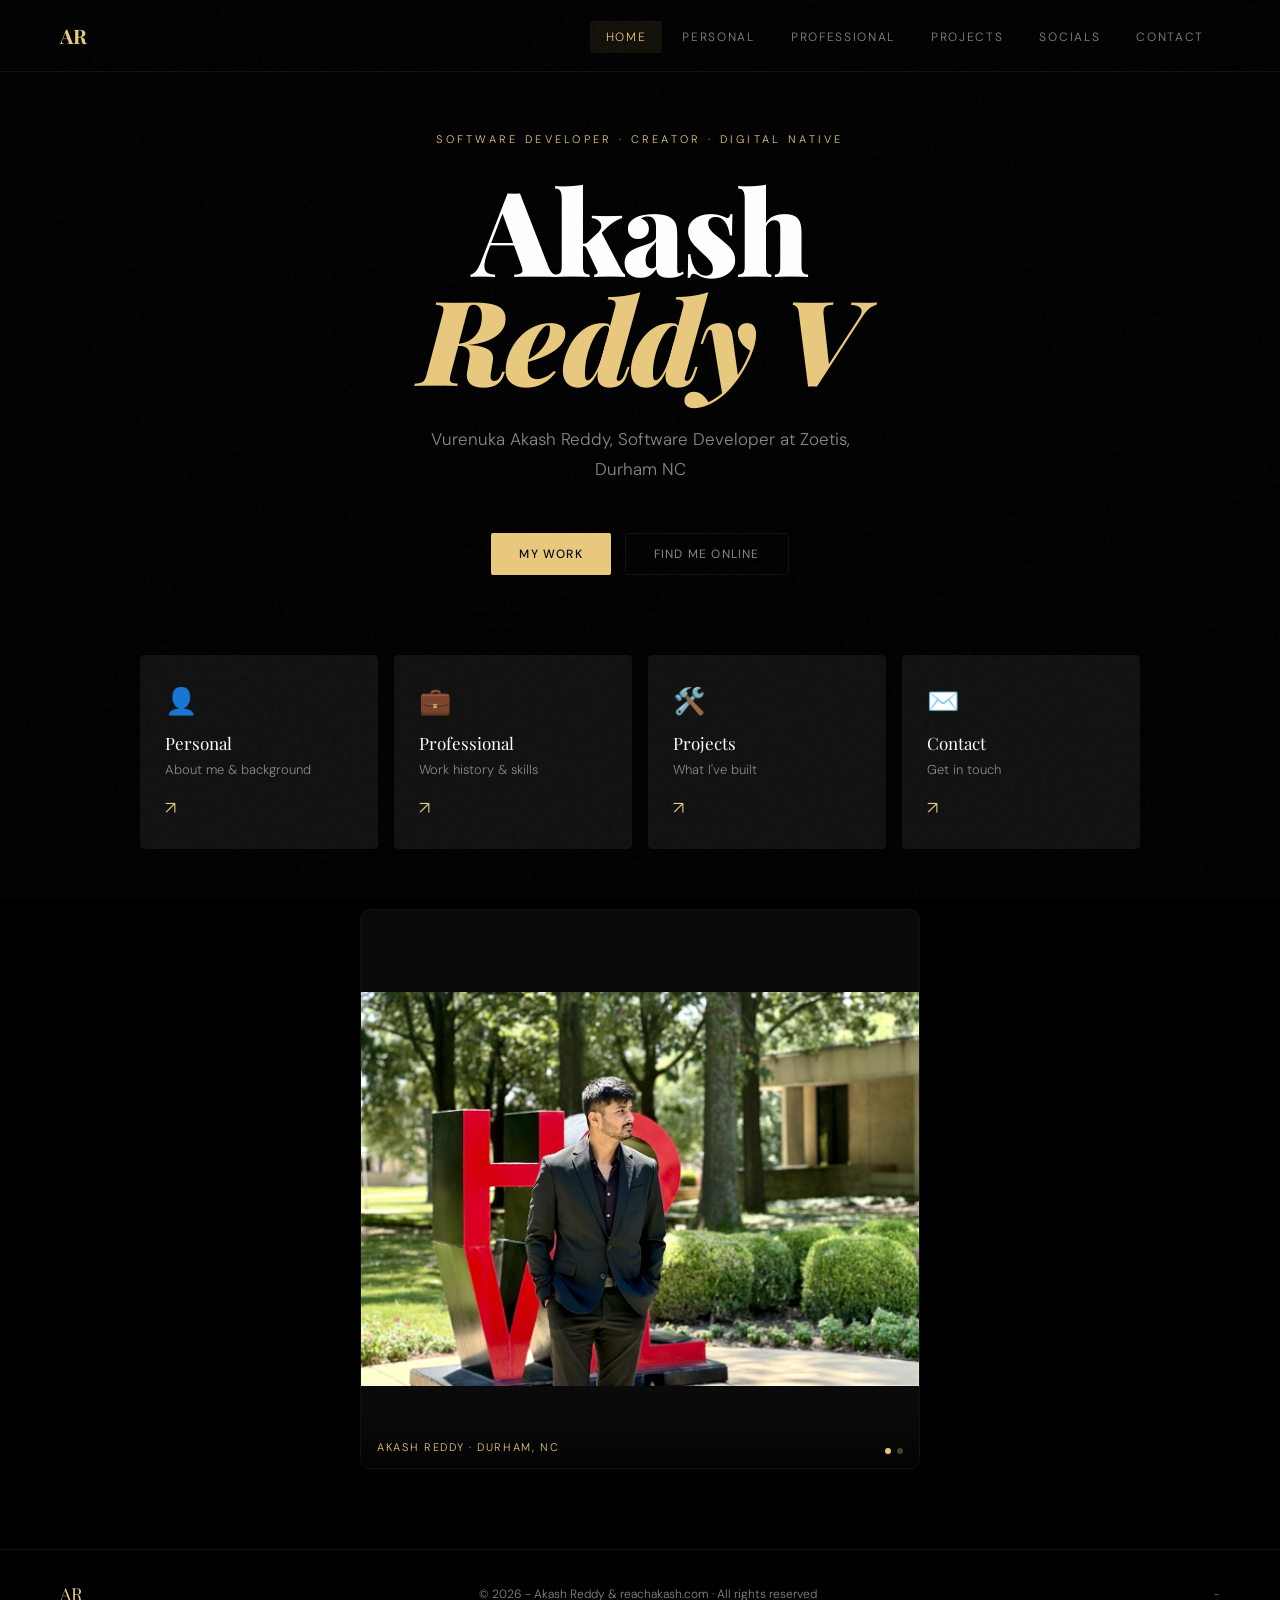
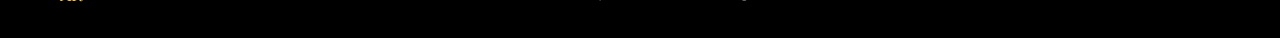
<file: index.html>
<!DOCTYPE html>
<html lang="en">
<head>
  <meta charset="UTF-8" />
  <meta name="viewport" content="width=device-width, initial-scale=1.0"/>
  <meta http-equiv="Content-Security-Policy" content="script-src 'self' 'unsafe-inline' 'unsafe-eval' https://fonts.googleapis.com;">

  <!-- ── Primary SEO (updated per-page by router) ── -->
  <title>Akash Reddy | Software Developer</title>
  <meta id="meta-description" name="description" content="Personal site of Akash Reddy (Akash Reddy, V Akash Reddy, Akash Reddy Vurenuka), Software Developer at Zoetis in Durham, NC. Explore work, projects, and more.">
  <meta name="author" content="Akash Reddy">
  <meta name="ai-content-declaration" content="human-authored">
  <meta name="msvalidate.01" content="48A040F99576BC4B4336A7BB59188A10">
  <link id="canonical-url" rel="canonical" href="https://reachakash.com/">

  <!-- ── Open Graph (updated per-page by router) ── -->
  <meta property="og:site_name"           content="Akash Reddy at reachakash.com">
  <meta property="og:image"               content="https://reachakash.com/images/home/vurenuka-akash-reddy-professional.jpg">
  <meta property="og:image:alt"           content="Akash Reddy, Software Developer">
  <meta property="og:profile:first_name"  content="Akash">
  <meta property="og:profile:last_name"   content="Reddy">
  <meta id="og-type"  property="og:type"        content="profile">
  <meta id="og-url"   property="og:url"         content="https://reachakash.com/">
  <meta id="og-title" property="og:title"       content="Akash Reddy, Software Developer">
  <meta id="og-desc"  property="og:description" content="Personal site of Akash Reddy (V Akash Reddy), Software Developer at Zoetis, Durham NC.">

  <!-- ── Twitter Card (updated per-page by router) ── -->
  <meta name="twitter:card"  content="summary_large_image">
  <meta name="twitter:image" content="https://reachakash.com/images/home/vurenuka-akash-reddy-professional.jpg">
  <meta id="tw-title" name="twitter:title"       content="Akash Reddy, Software Developer">
  <meta id="tw-desc"  name="twitter:description" content="Personal site of Akash Reddy (V Akash Reddy), Software Developer at Zoetis, Durham NC.">

  <!-- ── Favicon ── -->
  <link rel="icon" type="image/svg+xml" href="data:image/svg+xml,<svg xmlns='http://www.w3.org/2000/svg' viewBox='0 0 100 100'><rect width='100' height='100' rx='12' fill='%230a0a0a'/><text y='72' x='50' text-anchor='middle' font-size='55' font-family='Georgia,serif' font-weight='bold' fill='%23e8c97e'>AR</text></svg>" />

  <!-- ── Resource hints ── -->
  <link rel="preconnect" href="https://fonts.googleapis.com">
  <link rel="preconnect" href="https://fonts.gstatic.com" crossorigin>
  <link rel="preconnect" href="https://cdn.simpleicons.org">
  <link rel="preload" as="image" href="/images/home/vurenuka-akash-reddy-professional.jpg" fetchpriority="high">

  <link href="https://fonts.googleapis.com/css2?family=Playfair+Display:ital,wght@0,400;0,700;0,900;1,400&family=DM+Sans:wght@300;400;500&family=VT323&display=swap" rel="stylesheet"/>
  <!-- Restore retro theme before first paint to avoid flash -->
  <script>if(localStorage.getItem('retro-theme')==='1')document.body.classList.add('theme-retro');</script>
  <link rel="stylesheet" href="css/styles.css">

  <!-- ── JSON-LD — replaced per page by router ── -->
  <script type="application/ld+json" id="page-jsonld">
  {
    "@context": "https://schema.org",
    "@type": "Person",
    "name": "Akash Reddy",
    "givenName": "Akash",
    "familyName": "Reddy",
    "additionalName": "Vurenuka",
    "alternateName": ["Akash Reddy", "V Akash Reddy", "V Akash", "Akash", "Reach Akash", "Reach Akash Reddy", "Vurenuka Akash Reddy", "Vurenuka" , "Reddy"],
    "url": "https://reachakash.com",
    "image": "https://reachakash.com/images/home/vurenuka-akash-reddy-professional.jpg",
    "jobTitle": "Software Developer",
    "worksFor": { "@type": "Organization", "name": "Zoetis", "url": "https://www.zoetis.com" },
    "address": { "@type": "PostalAddress", "addressLocality": "Durham", "addressRegion": "NC", "addressCountry": "US" },
    "sameAs": [
      "https://www.linkedin.com/in/akashreddyv/",
      "https://github.com/akashreddyv",
      "https://www.instagram.com/ak.r48",
      "https://x.com/AkReddy48"
    ],
    "description": "Vurenuka Akash Reddy (also known as Akash Reddy, V Akash Reddy) is a software developer at Zoetis based in Durham, NC, USA."
  }
  </script>

  <!-- ── 404 redirect decoder — restores clean URL before router runs ── -->
  <script>
    (function () {
      var p = new URLSearchParams(window.location.search).get('p');
      if (p) history.replaceState(null, '', p.startsWith('/') ? p : '/' + p);
    })();
  </script>
</head>

<body>

  <!-- Skip to main content (accessibility + crawlability) -->
  <a class="skip-to-content" href="#content">Skip to main content</a>

  <!-- NAV -->
  <nav aria-label="Main navigation">
    <a class="nav-logo" href="/" aria-label="Akash Reddy — Home">AR</a>

    <ul class="nav-links" id="navLinks" role="list">
      <li><a href="/"             data-page="home"         class="active">Home</a></li>
      <li><a href="/personal"     data-page="personal"               >Personal</a></li>
      <li><a href="/professional" data-page="professional"           >Professional</a></li>
      <li><a href="/projects"     data-page="projects"               >Projects</a></li>
      <li><a href="/socials"      data-page="socials"                >Socials</a></li>
      <li><a href="/contact"      data-page="contact"                >Contact</a></li>
    </ul>

    <button class="nav-hamburger" id="hamburger" onclick="toggleMenu()"
            aria-label="Toggle navigation menu" aria-expanded="false" aria-controls="navLinks">
      <span></span><span></span><span></span>
    </button>
  </nav>

  <!-- Floating hint on the AR logo -->
  <div id="logo-hint" class="logo-hint" style="display:none;" role="tooltip" aria-live="polite">
    <button class="logo-hint-close" id="logo-hint-close" aria-label="Dismiss">✕</button>
    🖥&nbsp; Click <strong>AR</strong> to change theme!
  </div>

  <main id="page-container">
    <div id="content" class="page-content" role="main" aria-live="polite" aria-atomic="true"></div>
  </main>

  <!-- No-JS fallback: also useful for crawlers that don't execute JS -->
  <noscript>
    <div style="padding:2rem;background:#000;color:#f0ece4;font-family:sans-serif;max-width:800px;margin:72px auto 0;line-height:1.7;">
      <h1 style="color:#e8c97e;font-size:2rem;margin-bottom:1rem;">Vurenuka Akash Reddy, Software Developer</h1>
      <p>Vurenuka Akash Reddy (also known as Akash Reddy, V Akash Reddy) is a software developer at Zoetis based in Durham, NC, USA. Originally from Hyderabad, India.</p>
      <p style="margin-top:1rem;">Navigate the site:</p>
      <ul style="margin-top:0.5rem;padding-left:1.5rem;">
        <li><a href="/personal"     style="color:#e8c97e;">Personal</a>: Background and interests</li>
        <li><a href="/professional" style="color:#e8c97e;">Professional</a>: Career at Zoetis, skills, education</li>
        <li><a href="/projects"     style="color:#e8c97e;">Projects</a>: Software portfolio</li>
        <li><a href="/socials"      style="color:#e8c97e;">Socials</a>: Instagram, LinkedIn, X, and more</li>
        <li><a href="/contact"      style="color:#e8c97e;">Contact</a>: Get in touch</li>
      </ul>
      <p style="margin-top:1rem;font-size:0.85rem;color:#888;">This site requires JavaScript. Please enable it to view the full experience.</p>
    </div>
  </noscript>

  <!-- FOOTER -->
  <footer>
    <div class="footer-logo">AR</div>
    <p class="footer-text">
      © 2026 - Akash Reddy & reachakash.com · All rights reserved
    </p>
    <p style="font-size:11px;letter-spacing:0.1em;text-transform:uppercase;"> - </p>
  </footer>

  <script src="js/main.js"></script>
</body>
</html>
</file>
<file: css/styles.css>
/* ================================================================
   style.css — All styles for Akash Reddy V's personal website
   
   SECTIONS:
   1.  CSS Variables (colors, fonts)
   2.  Reset & Base
   3.  Custom Cursor
   4.  Navigation
   5.  Page System (show/hide logic)
   6.  Shared / Reusable Components
   7.  Home Page
   8.  Personal Page
   9.  Professional Page
   10. Projects Page
   11. Socials Page
   12. Contact Page
   13. Footer
   14. Animations
   15. Responsive (mobile)
================================================================ */


/* ----------------------------------------------------------------
   1. CSS VARIABLES
   Change these to restyle the whole site at once.
---------------------------------------------------------------- */
:root {
  --bg:       #000000;   /* Main background          */
  --surface:  #111111;   /* Slightly lighter bg       */
  --card:     #111111;   /* Card backgrounds          */
  --border:   #111111;   /* Borders / dividers        */
  --accent:   #e8c97e;   /* Gold highlight color      */
  --text:     #f0ece4;   /* Main body text            */
  --muted:    #888888;   /* Secondary / dimmed text   */
  --white:    #ffffff;

  --font-display: 'Playfair Display', serif;
  --font-body:    'DM Sans', sans-serif;
}


/* ----------------------------------------------------------------
   2. RESET & BASE
---------------------------------------------------------------- */
*, *::before, *::after {
  box-sizing: border-box;
  margin: 0;
  padding: 0;
}

html { scroll-behavior: smooth; }

body {
  background: var(--bg);
  color: var(--text);
  font-family: var(--font-body);
  font-weight: 300;
  overflow-x: hidden;
  min-height: 100vh;
}

/* Grain texture overlay */
body::before {
  content: '';
  position: fixed;
  inset: 0;
  background-image: url("data:image/svg+xml,%3Csvg viewBox='0 0 200 200' xmlns='http://www.w3.org/2000/svg'%3E%3Cfilter id='n'%3E%3CfeTurbulence type='fractalNoise' baseFrequency='0.85' numOctaves='4' stitchTiles='stitch'/%3E%3C/filter%3E%3Crect width='100%25' height='100%25' filter='url(%23n)' opacity='1'/%3E%3C/svg%3E");
  opacity: 0.025;
  pointer-events: none;
  z-index: 1000;
}


/* ----------------------------------------------------------------
   SKIP TO CONTENT (accessibility + crawlability)
---------------------------------------------------------------- */
.skip-to-content {
  position: absolute;
  top: -100%;
  left: 16px;
  padding: 12px 24px;
  background: var(--accent);
  color: #0a0a0a;
  font-size: 13px;
  font-weight: 500;
  letter-spacing: 0.05em;
  text-decoration: none;
  border-radius: 0 0 4px 4px;
  z-index: 10000;
  transition: top 0.2s;
}
.skip-to-content:focus { top: 0; outline: none; }

/* Internal page navigation links */
.page-nav-links {
  margin-top: 60px;
  padding-top: 32px;
  border-top: 1px solid var(--border);
  display: flex;
  flex-wrap: wrap;
  gap: 20px;
  align-items: center;
}
.page-nav-links span {
  font-size: 10px;
  letter-spacing: 0.3em;
  text-transform: uppercase;
  color: var(--muted);
}
.page-nav-links a {
  font-size: 13px;
  letter-spacing: 0.06em;
  color: var(--accent);
  text-decoration: none;
  transition: opacity 0.2s;
}
.page-nav-links a:hover { opacity: 0.7; }

/* Prefers-reduced-motion — disable all animations */
@media (prefers-reduced-motion: reduce) {
  *, *::before, *::after {
    animation-duration: 0.01ms !important;
    animation-iteration-count: 1 !important;
    transition-duration: 0.01ms !important;
  }
}




/* ----------------------------------------------------------------
   4. NAVIGATION
---------------------------------------------------------------- */
nav {
  position: fixed;
  top: 0; left: 0; right: 0;
  z-index: 500;
  display: flex;
  align-items: center;
  justify-content: space-between;
  padding: 0 60px;
  height: 72px;
  background: rgba(0, 0, 0, 0.94);
  backdrop-filter: blur(14px);
  border-bottom: 1px solid var(--border);
}

.nav-logo {
  font-family: var(--font-display);
  font-size: 20px;
  font-weight: 700;
  color: var(--accent);
  text-decoration: none;
  cursor: pointer;
  letter-spacing: 0.02em;
}

.nav-links {
  display: flex;
  gap: 4px;
  list-style: none;
}

.nav-links button,
.nav-links a {
  background: none;
  border: none;
  color: var(--muted);
  font-family: var(--font-body);
  font-size: 12px;
  letter-spacing: 0.14em;
  text-transform: uppercase;
  text-decoration: none;
  padding: 8px 16px;
  border-radius: 2px;
  cursor: pointer;
  transition: color 0.25s, background 0.25s;
}

.nav-links button:hover,
.nav-links a:hover {
  color: var(--text);
  background: rgba(255, 255, 255, 0.04);
}

.nav-links button.active,
.nav-links a.active {
  color: var(--accent);
  background: rgba(232, 201, 126, 0.08);
}

/* Mobile hamburger */
.nav-hamburger {
  display: none;
  flex-direction: column;
  gap: 5px;
  background: none;
  border: none;
  cursor: pointer;
  padding: 4px;
}

.nav-hamburger span {
  display: block;
  width: 22px;
  height: 1px;
  background: var(--muted);
  transition: all 0.3s;
}


/* ----------------------------------------------------------------
   5. PAGE SYSTEM
   Pages are loaded into #page-container by main.js.
   .page-content wraps each page's HTML.
---------------------------------------------------------------- */
#page-container {
  min-height: calc(100vh - 72px);
  margin-top: 72px;
}

.page-content {
  animation: pageIn 0.4s ease forwards;
}

@keyframes pageIn {
  from { opacity: 0; transform: translateY(18px); }
  to   { opacity: 1; transform: translateY(0); }
}


/* ----------------------------------------------------------------
   6. SHARED / REUSABLE COMPONENTS
   Used across multiple pages — edit once, applies everywhere.
---------------------------------------------------------------- */

/* Page inner wrapper */
.page-inner {
  max-width: 1160px;
  margin: 0 auto;
  padding: 70px 60px 100px;
}

/* Page header block */
.page-header      { margin-bottom: 60px; }
.page-eyebrow     { font-size: 10px; letter-spacing: 0.35em; text-transform: uppercase; color: var(--accent); margin-bottom: 14px; }
.page-title       { font-family: var(--font-display); font-size: clamp(42px, 6vw, 70px); font-weight: 700; line-height: 1.05; color: var(--white); }
.page-title em    { color: var(--accent); font-style: italic; }
.page-subtitle    { margin-top: 18px; font-size: 17px; color: var(--muted); line-height: 1.75; max-width: 560px; }

/* Card */
.card {
  background: var(--card);
  border: 1px solid var(--border);
  border-radius: 4px;
  padding: 36px;
  transition: border-color 0.3s, transform 0.3s;
  position: relative;
  overflow: hidden;
}

.card::after {
  content: '';
  position: absolute;
  top: 0; left: 0; right: 0;
  height: 2px;
  background: linear-gradient(90deg, var(--accent), transparent);
  transform: scaleX(0);
  transform-origin: left;
  transition: transform 0.4s;
}

.card:hover { border-color: #333; transform: translateY(-3px); }
.card:hover::after { transform: scaleX(1); }

.card-label { font-size: 10px; letter-spacing: 0.3em; text-transform: uppercase; color: var(--accent); margin-bottom: 10px; }
.card-title { font-family: var(--font-display); font-size: 20px; color: var(--white); margin-bottom: 6px; }
.card-sub   { font-size: 13px; color: var(--muted); margin-bottom: 18px; }
.card p     { font-size: 15px; color: var(--muted); line-height: 1.8; }

/* Grid layouts */
.grid-2 { display: grid; grid-template-columns: 1fr 1fr;           gap: 24px; }
.grid-3 { display: grid; grid-template-columns: repeat(3, 1fr);    gap: 24px; }
.grid-4 { display: grid; grid-template-columns: repeat(4, 1fr);    gap: 16px; }

/* Tags */
.tags { display: flex; flex-wrap: wrap; gap: 8px; margin-top: 18px; }
.tag  { padding: 5px 13px; background: rgba(232,201,126,0.07); border: 1px solid rgba(232,201,126,0.2); border-radius: 2px; font-size: 12px; color: var(--accent); letter-spacing: 0.04em; }

/* Buttons */
.btn {
  display: inline-block;
  padding: 12px 28px;
  font-family: var(--font-body);
  font-size: 12px;
  letter-spacing: 0.1em;
  text-transform: uppercase;
  text-decoration: none;
  border-radius: 2px;
  transition: all 0.3s;
  cursor: pointer;
  border: none;
}

.btn-primary { background: var(--accent); color: #0a0a0a; font-weight: 500; }
.btn-primary:hover { background: var(--white); transform: translateY(-2px); }

.btn-outline { border: 1px solid var(--border); color: var(--muted); background: none; }
.btn-outline:hover { border-color: var(--accent); color: var(--accent); transform: translateY(-2px); }

/* Divider line */
.divider { width: 48px; height: 1px; background: var(--accent); margin: 32px 0; }


/* ----------------------------------------------------------------
   7. HOME PAGE
---------------------------------------------------------------- */

/* Photo slideshow */
.home-slideshow {
  position: relative;
  z-index: 1;
  width: min(560px, 90vw);
  aspect-ratio: 1 / 1;
  margin: 0 auto 80px;
  border-radius: 10px;
  overflow: hidden;
  border: 1px solid var(--border);
  background: #0a0a0a;
}

.home-slide {
  position: absolute;
  inset: 0;
  opacity: 0;
  transition: opacity 0.8s ease;
}

.home-slide.active { opacity: 1; }

.home-slide figure {
  margin: 0;
  width: 100%;
  height: 100%;
  position: relative;
}

.home-slide img {
  width: 100%;
  height: 100%;
  object-fit: contain;
  display: block;
}

.home-slide figcaption {
  position: absolute;
  bottom: 0; left: 0; right: 0;
  padding: 28px 16px 14px;
  font-size: 11px;
  letter-spacing: 0.15em;
  text-transform: uppercase;
  color: var(--accent);
  background: linear-gradient(transparent, rgba(0, 0, 0, 0.72));
}

.home-slideshow-dots {
  position: absolute;
  bottom: 14px;
  right: 16px;
  display: flex;
  gap: 6px;
  z-index: 2;
}

.ss-dot {
  width: 6px;
  height: 6px;
  border-radius: 50%;
  background: rgba(232, 201, 126, 0.3);
  transition: background 0.4s;
}

.ss-dot.active { background: var(--accent); }


.home-bg {
  position: fixed;
  inset: 0;
  pointer-events: none;
  z-index: 0;
  background:
    radial-gradient(ellipse 80% 60% at 65% 40%, rgba(232,201,126,0.055) 0%, transparent 70%),
    radial-gradient(ellipse 50% 50% at 15% 80%,  rgba(232,201,126,0.03)  0%, transparent 60%);
}

.home-grid {
  position: fixed;
  inset: 0;
  pointer-events: none;
  z-index: 0;
  background-image:
    linear-gradient(rgba(232,201,126,0.03) 1px, transparent 1px),
    linear-gradient(90deg, rgba(232,201,126,0.03) 1px, transparent 1px);
  background-size: 60px 60px;
  mask-image: radial-gradient(ellipse 80% 80% at 50% 50%, black 0%, transparent 70%);
}

.home-inner {
  position: relative;
  z-index: 1;
  min-height: calc(100vh - 72px);
  display: flex;
  flex-direction: column;
  align-items: center;
  justify-content: center;
  text-align: center;
  padding: 60px;
}

.home-eyebrow  { font-size: 11px; letter-spacing: 0.3em; text-transform: uppercase; color: var(--accent); margin-bottom: 28px; opacity: 0; animation: fadeUp 0.8s ease 0.1s forwards; }
.home-name     { font-family: var(--font-display); font-size: clamp(58px, 10vw, 118px); font-weight: 900; line-height: 0.92; letter-spacing: -0.02em; color: var(--white); opacity: 0; animation: fadeUp 0.9s ease 0.25s forwards; }
.home-name span { color: var(--accent); font-style: italic; }
.home-tagline  { margin-top: 34px; font-size: 17px; color: var(--muted); line-height: 1.75; max-width: 480px; opacity: 0; animation: fadeUp 0.9s ease 0.4s forwards; }
.home-cta      { margin-top: 48px; display: flex; gap: 14px; flex-wrap: wrap; justify-content: center; opacity: 0; animation: fadeUp 0.9s ease 0.55s forwards; }

/* Quick-nav cards on home page */
.home-cards {
  margin-top: 80px;
  display: grid;
  grid-template-columns: repeat(4, 1fr);
  gap: 16px;
  width: 100%;
  max-width: 1000px;
  opacity: 0;
  animation: fadeUp 0.9s ease 0.7s forwards;
}

.home-card {
  background: var(--card);
  border: 1px solid var(--border);
  border-radius: 4px;
  padding: 28px 24px;
  cursor: pointer;
  transition: all 0.3s ease;
  text-align: left;
}

.home-card:hover { border-color: rgba(232,201,126,0.3); transform: translateY(-4px); background: #1a1a1a; }
.home-card-icon  { font-size: 26px; margin-bottom: 14px; }
.home-card-title { font-family: var(--font-display); font-size: 17px; color: var(--white); margin-bottom: 6px; }
.home-card-desc  { font-size: 13px; color: var(--muted); line-height: 1.6; }
.home-card-arrow { display: block; margin-top: 16px; font-size: 18px; color: var(--accent); transition: transform 0.3s; }
.home-card:hover .home-card-arrow { transform: translate(3px, -3px); }


/* ----------------------------------------------------------------
   8. PERSONAL PAGE
---------------------------------------------------------------- */
.personal-layout {
  display: grid;
  grid-template-columns: 1fr 1fr;
  gap: 48px;
  align-items: start;
}

.about-text p          { font-size: 16px; color: var(--muted); line-height: 1.9; margin-bottom: 22px; }
.about-text p strong   { color: var(--text); font-weight: 500; }

/* Instagram block */
.ig-block        { background: var(--card); border: 1px solid var(--border); border-radius: 4px; padding: 36px; }
.ig-header       { display: flex; align-items: center; gap: 14px; margin-bottom: 24px; }
.ig-icon         { width: 44px; height: 44px; border-radius: 12px; background: linear-gradient(135deg, #f58529, #dd2a7b, #8134af, #515bd4); display: flex; align-items: center; justify-content: center; flex-shrink: 0; }
.ig-icon svg     { width: 22px; height: 22px; fill: white; }
.ig-handle-name  { font-family: var(--font-display); font-size: 19px; color: var(--white); }
.ig-handle-sub   { font-size: 13px; color: var(--muted); }
.ig-note         { font-size: 13px; color: var(--muted); line-height: 1.7; padding: 16px 20px; background: rgba(232,201,126,0.04); border-left: 2px solid var(--accent); margin-bottom: 22px; border-radius: 2px; }
.ig-grid         { display: grid; grid-template-columns: repeat(3, 1fr); gap: 4px; margin-bottom: 20px; }
.ig-cell         { aspect-ratio: 1; background: var(--border); border-radius: 2px; display: flex; align-items: center; justify-content: center; font-size: 20px; transition: background 0.3s; }
.ig-cell:hover   { background: #2a2a2a; }
.ig-btn          { display: block; text-align: center; padding: 13px; border: 1px solid var(--border); color: var(--muted); text-decoration: none; font-size: 12px; letter-spacing: 0.1em; text-transform: uppercase; border-radius: 2px; transition: all 0.3s; cursor: none; }
.ig-btn:hover    { border-color: var(--accent); color: var(--accent); }


/* ----------------------------------------------------------------
   9. PROFESSIONAL PAGE
---------------------------------------------------------------- */
.timeline-item {
  display: grid;
  grid-template-columns: 180px 1fr;
  gap: 40px;
  padding: 40px 0;
  border-bottom: 1px solid var(--border);
}

.timeline-item:last-child { border-bottom: none; }

.timeline-date          { font-size: 13px; color: var(--muted); padding-top: 4px; }
.timeline-date strong   { display: block; font-size: 15px; color: var(--accent); font-weight: 500; margin-bottom: 4px; }
.timeline-content h3    { font-family: var(--font-display); font-size: 22px; color: var(--white); margin-bottom: 4px; }
.timeline-content h4    { font-size: 14px; color: var(--muted); margin-bottom: 16px; }
.timeline-content p     { font-size: 15px; color: var(--muted); line-height: 1.8; }

.skills-section h3,
.skills-heading         { font-family: var(--font-display); font-size: 28px; color: var(--white); margin-bottom: 28px; }


/* ----------------------------------------------------------------
   10. PROJECTS PAGE
---------------------------------------------------------------- */
.project-card {
  background: var(--card);
  border: 1px solid var(--border);
  border-radius: 4px;
  padding: 40px;
  transition: border-color 0.3s, transform 0.3s;
  position: relative;
  overflow: hidden;
}

.project-card::after     { content:''; position:absolute; top:0; left:0; right:0; height:2px; background:linear-gradient(90deg,var(--accent),transparent); transform:scaleX(0); transform-origin:left; transition:transform 0.4s; }
.project-card:hover      { border-color: #333; transform: translateY(-4px); }
.project-card:hover::after { transform: scaleX(1); }

.project-status   { display: inline-block; padding: 3px 12px; border-radius: 20px; font-size: 11px; letter-spacing: 0.08em; text-transform: uppercase; margin-bottom: 16px; }
.status-active    { background: rgba(100,220,100,0.1); color: #6dc96d; border: 1px solid rgba(100,220,100,0.2); }
.status-wip       { background: rgba(232,201,126,0.1); color: var(--accent); border: 1px solid rgba(232,201,126,0.2); }
.status-complete  { background: rgba(100,150,255,0.1); color: #7aabff; border: 1px solid rgba(100,150,255,0.2); }

.project-title    { font-family: var(--font-display); font-size: 24px; color: var(--white); margin-bottom: 8px; }
.project-org      { font-size: 13px; color: var(--muted); margin-bottom: 18px; }
.project-desc     { font-size: 15px; color: var(--muted); line-height: 1.8; margin-bottom: 20px; }
.project-links    { display: flex; gap: 12px; margin-top: 24px; }


/* ----------------------------------------------------------------
   11. SOCIALS PAGE
---------------------------------------------------------------- */
.social-card {
  background: var(--card);
  border: 1px solid var(--border);
  border-radius: 4px;
  padding: 30px 26px;
  text-decoration: none;
  display: flex;
  flex-direction: column;
  gap: 14px;
  position: relative;
  overflow: hidden;
  transition: all 0.35s ease;
}

.social-card::before       { content:''; position:absolute; inset:0; opacity:0; transition:opacity 0.35s; }
.social-card:hover         { border-color: transparent; transform: translateY(-5px); }
.social-card:hover::before { opacity: 1; }

/* Per-platform hover tints */
.sc-instagram::before { background: linear-gradient(135deg, rgba(245,133,41,.1), rgba(221,42,123,.1), rgba(81,91,212,.1)); }
.sc-instagram:hover   { box-shadow: 0 20px 50px rgba(221,42,123,.18); }
.sc-linkedin::before  { background: linear-gradient(135deg, rgba(10,102,194,.14), transparent); }
.sc-linkedin:hover    { box-shadow: 0 20px 50px rgba(10,102,194,.18); }
.sc-x::before         { background: linear-gradient(135deg, rgba(255,255,255,.04), transparent); }
.sc-x:hover           { box-shadow: 0 20px 50px rgba(255,255,255,.07); }
.sc-youtube::before   { background: linear-gradient(135deg, rgba(255,0,0,.1), transparent); }
.sc-youtube:hover     { box-shadow: 0 20px 50px rgba(255,0,0,.18); }
.sc-snapchat::before  { background: linear-gradient(135deg, rgba(255,252,0,.08), transparent); }
.sc-snapchat:hover    { box-shadow: 0 20px 50px rgba(255,252,0,.12); }
.sc-discord::before   { background: linear-gradient(135deg, rgba(88,101,242,.14), transparent); }
.sc-discord:hover     { box-shadow: 0 20px 50px rgba(88,101,242,.18); }
.sc-threads::before   { background: linear-gradient(135deg, rgba(255,255,255,.04), transparent); }
.sc-threads:hover     { box-shadow: 0 20px 50px rgba(255,255,255,.07); }
.sc-facebook::before  { background: linear-gradient(135deg, rgba(24,119,242,.14), transparent); }
.sc-facebook:hover    { box-shadow: 0 20px 50px rgba(24,119,242,.18); }

.social-icon   { width: 46px; height: 46px; border-radius: 12px; display: flex; align-items: center; justify-content: center; }
.social-name   { font-family: var(--font-display); font-size: 18px; color: var(--white); }
.social-handle { font-size: 13px; color: var(--muted); }
.social-arrow  { position: absolute; top: 26px; right: 26px; color: var(--muted); font-size: 16px; transition: all 0.3s; }
.social-card:hover .social-arrow { color: var(--accent); transform: translate(3px, -3px); }


/* ----------------------------------------------------------------
   12. CONTACT PAGE
---------------------------------------------------------------- */
.contact-layout { display: grid; grid-template-columns: 1fr 1fr; gap: 60px; align-items: start; }

.contact-info p  { font-size: 16px; color: var(--muted); line-height: 1.9; margin-bottom: 20px; }

.contact-list    { list-style: none; display: flex; flex-direction: column; gap: 16px; }
.contact-list li { display: flex; align-items: center; gap: 14px; }
.contact-list a  { color: var(--text); text-decoration: none; font-size: 15px; transition: color 0.3s; }
.contact-list a:hover { color: var(--accent); }

.contact-icon    { width: 38px; height: 38px; background: var(--card); border: 1px solid var(--border); border-radius: 8px; display: flex; align-items: center; justify-content: center; font-size: 16px; flex-shrink: 0; }

.contact-form-block   { background: var(--card); border: 1px solid var(--border); border-radius: 4px; padding: 40px; }
.contact-form-block h3 { font-family: var(--font-display); font-size: 24px; color: var(--white); margin-bottom: 28px; }

.form-group          { margin-bottom: 20px; }
.form-group label    { display: block; font-size: 11px; letter-spacing: 0.2em; text-transform: uppercase; color: var(--muted); margin-bottom: 8px; }
.form-group input,
.form-group textarea {
  width: 100%;
  background: var(--bg);
  border: 1px solid var(--border);
  color: var(--text);
  font-family: var(--font-body);
  font-size: 15px;
  padding: 12px 16px;
  border-radius: 2px;
  transition: border-color 0.3s;
  outline: none;
  cursor: pointer;
}

.form-group input:focus,
.form-group textarea:focus { border-color: var(--accent); }

.form-group textarea { height: 120px; resize: vertical; }


/* ----------------------------------------------------------------
   13. FOOTER
---------------------------------------------------------------- */
footer {
  border-top: 1px solid var(--border);
  padding: 32px 60px;
  display: flex;
  justify-content: space-between;
  align-items: center;
}

.footer-logo  { font-family: var(--font-display); font-size: 18px; color: var(--accent); }
footer p      { font-size: 12px; color: var(--muted); }
.footer-tag   { font-size: 11px; letter-spacing: 0.1em; text-transform: uppercase; }
.footer-text  { text-align: center; line-height: 1.8; }
.footer-line2 { display: block; font-size: 11px; color: var(--muted); }


/* ----------------------------------------------------------------
   14. ANIMATIONS
---------------------------------------------------------------- */
@keyframes fadeUp {
  from { opacity: 0; transform: translateY(28px); }
  to   { opacity: 1; transform: translateY(0); }
}

@keyframes pageIn {
  from { opacity: 0; transform: translateY(18px); }
  to   { opacity: 1; transform: translateY(0); }
}


/* ----------------------------------------------------------------
   EDUCATION SECTION
---------------------------------------------------------------- */
.edu-section { margin-bottom: 60px; }

/* Small row — high school + junior college side by side */
.edu-row-small {
  display: grid;
  grid-template-columns: 1fr 1fr;
  gap: 16px;
  margin-bottom: 16px;
}

.edu-card-small {
  display: flex;
  align-items: center;
  gap: 14px;
  background: var(--card);
  border: 1px solid var(--border);
  border-radius: 4px;
  padding: 16px 20px;
  transition: border-color 0.3s;
}
.edu-card-small:hover { border-color: #333; }

/* Big row — 3 university cards */
.edu-row-big {
  display: grid;
  grid-template-columns: repeat(3, 1fr);
  gap: 16px;
}

.edu-card-big {
  display: flex;
  gap: 16px;
  align-items: flex-start;
  background: var(--card);
  border: 1px solid var(--border);
  border-radius: 4px;
  padding: 24px 20px;
  transition: border-color 0.3s, transform 0.3s;
  position: relative;
  overflow: hidden;
}
.edu-card-big::after {
  content: '';
  position: absolute;
  top: 0; left: 0; right: 0;
  height: 2px;
  background: linear-gradient(90deg, var(--accent), transparent);
  transform: scaleX(0);
  transform-origin: left;
  transition: transform 0.4s;
}
.edu-card-big:hover { border-color: #333; transform: translateY(-3px); }
.edu-card-big:hover::after { transform: scaleX(1); }

.edu-logo { border-radius: 8px; flex-shrink: 0; }

.edu-card-content { display: flex; flex-direction: column; gap: 4px; }

.edu-name     { font-size: 14px; font-weight: 500; color: var(--white); line-height: 1.4; }
.edu-location { font-size: 12px; color: var(--muted); }
.edu-degree   { font-size: 13px; color: var(--muted); margin-top: 4px; line-height: 1.4; }
.edu-year     { font-size: 12px; color: var(--accent); margin-top: 4px; letter-spacing: 0.05em; }
.edu-meta     { font-size: 12px; color: var(--muted); line-height: 1.5; }

/* Responsive */
@media (max-width: 900px) {
  .edu-row-small,
  .edu-row-big { grid-template-columns: 1fr; }
}


/* ----------------------------------------------------------------
   SOCIALS GRID
   Uses auto-fill so any number of cards wraps cleanly.
   Min card width 220px — fits 4 on wide screens, 2 on tablet, 1 on mobile.
---------------------------------------------------------------- */
.socials-grid {
  display: grid;
  grid-template-columns: repeat(auto-fill, minmax(220px, 1fr));
  gap: 16px;
}


/* ----------------------------------------------------------------
   Gallery Page
---------------------------------------------------------------- */
.gallery-grid {
  display: grid;
  grid-template-columns: repeat(auto-fill, minmax(280px, 1fr));
  gap: 24px;
  margin-top: 40px;
}

.gallery-item {
  border-radius: 10px;
  overflow: hidden;
  border: 1px solid var(--border);
  background: var(--surface);
}

.gallery-item img {
  width: 100%;
  height: auto;
  display: block;
}

.gallery-item figcaption {
  padding: 12px 16px;
  font-size: 13px;
  color: var(--muted);
  font-family: var(--font-body);
}


/* ================================================================
   90s RETRO THEME
   Toggled by clicking the AR logo. Overrides the dark/gold theme
   with a Windows 95 / old-PC aesthetic.
================================================================ */

body.theme-retro {
  --bg:           #c0c0c0;
  --surface:      #c0c0c0;
  --card:         #c0c0c0;
  --border:       #808080;
  --accent:       #000080;
  --text:         #000000;
  --muted:        #444444;
  --white:        #000000;
  --font-display: 'VT323', 'Courier New', monospace;
  --font-body:    'Arial', 'MS Sans Serif', sans-serif;
  background: #008080;
}

/* Remove gold grain, add CRT scanlines */
body.theme-retro::before { display: none; }
body.theme-retro::after {
  content: '';
  position: fixed;
  inset: 0;
  background: repeating-linear-gradient(
    0deg,
    transparent, transparent 2px,
    rgba(0,0,0,0.04) 2px, rgba(0,0,0,0.04) 4px
  );
  pointer-events: none;
  z-index: 9997;
}

/* Content area = the window on the teal desktop */
body.theme-retro #page-container { background: #c0c0c0; }

/* ── NAV = WINDOWS TITLE BAR ── */
body.theme-retro nav {
  background: linear-gradient(to right, #000080, #1084d0);
  border-bottom: 3px solid #c0c0c0;
  backdrop-filter: none;
  box-shadow: 0 3px 0 #808080;
}

body.theme-retro .nav-logo {
  font-family: 'VT323', monospace;
  font-size: 22px;
  color: #ffffff;
  letter-spacing: 0.06em;
  text-shadow: 1px 1px 0 rgba(0,0,0,0.5);
}

body.theme-retro .nav-links a,
body.theme-retro .nav-links button {
  font-family: 'Arial', sans-serif;
  font-size: 12px;
  color: #c0c0c0;
  border-radius: 0;
  letter-spacing: 0.01em;
  text-transform: none;
}
body.theme-retro .nav-links a:hover,
body.theme-retro .nav-links button:hover {
  color: #ffffff;
  background: rgba(255,255,255,0.12);
}
body.theme-retro .nav-links a.active,
body.theme-retro .nav-links button.active {
  color: #ffffff;
  background: rgba(255,255,255,0.2);
  border-bottom: 2px solid #ffffff;
}

body.theme-retro .nav-hamburger span { background: #ffffff; }

/* ── TYPOGRAPHY ── */
body.theme-retro h1,
body.theme-retro h2,
body.theme-retro h3 {
  font-family: 'VT323', 'Courier New', monospace;
  color: #000080;
  letter-spacing: 0.04em;
}
body.theme-retro em { font-style: normal; color: #000080; }

body.theme-retro .page-eyebrow {
  font-family: 'Courier New', monospace;
  color: #000080;
  border-bottom: 1px solid #808080;
  padding-bottom: 4px;
}
body.theme-retro .page-title { color: #000080; }
body.theme-retro .page-subtitle { font-family: 'Arial', sans-serif; color: #444444; }

/* Home */
body.theme-retro .home-eyebrow { font-family: 'Courier New', monospace; color: #000080; }
body.theme-retro .home-name { font-family: 'VT323', monospace; color: #000080; text-shadow: 2px 2px 0 rgba(0,0,128,0.15); }
body.theme-retro .home-name span { color: #000080; }
body.theme-retro .home-tagline { font-family: 'Courier New', monospace; color: #444444; font-size: 14px; }
body.theme-retro .home-grid-bg { display: none; }

/* Personal */
body.theme-retro .personal-greeting { font-family: 'Courier New', monospace; color: #000080; }
body.theme-retro .personal-bigname { font-family: 'VT323', monospace; font-size: clamp(60px, 8vw, 100px); color: #000080; }
body.theme-retro .personal-bio p { font-family: 'Courier New', monospace; color: #000000; }
body.theme-retro .personal-work-label { font-family: 'Courier New', monospace; color: #000080; }
body.theme-retro .personal-work-sub { font-family: 'Arial', sans-serif; color: #444444; }
body.theme-retro .personal-divider { height: 2px; background: none; border-top: 1px solid #808080; border-bottom: 1px solid #ffffff; }

/* ── BUTTONS — classic 3D raised ── */
body.theme-retro .btn,
body.theme-retro .btn-primary,
body.theme-retro .btn-outline {
  background: #c0c0c0 !important;
  color: #000000 !important;
  border-radius: 0 !important;
  font-family: 'Arial', sans-serif !important;
  letter-spacing: 0 !important;
  text-transform: none !important;
  font-size: 12px !important;
  border: 2px solid !important;
  border-top-color: #ffffff !important;
  border-left-color: #ffffff !important;
  border-right-color: #808080 !important;
  border-bottom-color: #808080 !important;
  box-shadow: 1px 1px 0 #000000 !important;
}
body.theme-retro .btn:hover,
body.theme-retro .btn-primary:hover,
body.theme-retro .btn-outline:hover {
  background: #d4d0c8 !important;
  color: #000000 !important;
}
body.theme-retro .btn:active,
body.theme-retro .btn-primary:active,
body.theme-retro .btn-outline:active {
  border-top-color: #808080 !important;
  border-left-color: #808080 !important;
  border-right-color: #ffffff !important;
  border-bottom-color: #ffffff !important;
  box-shadow: none !important;
  transform: translate(1px, 1px) !important;
}

/* ── CARDS — 3D window chrome ── */
body.theme-retro .home-card,
body.theme-retro .project-card,
body.theme-retro .card {
  background: #c0c0c0;
  border-radius: 0;
  border: 2px solid;
  border-top-color: #ffffff;
  border-left-color: #ffffff;
  border-right-color: #808080;
  border-bottom-color: #808080;
  box-shadow: 2px 2px 0 #000000;
}
body.theme-retro .home-card:hover,
body.theme-retro .project-card:hover {
  transform: none;
  background: #d4d0c8;
  box-shadow: 2px 2px 0 #000000;
}
body.theme-retro .home-card-title { font-family: 'Arial', sans-serif; color: #000000; font-weight: bold; font-size: 13px; }
body.theme-retro .home-card-desc  { font-family: 'Arial', sans-serif; color: #444444; font-size: 11px; }
body.theme-retro .home-card-arrow { color: #000080; }

/* ── SOCIAL CARDS ── */
body.theme-retro .social-card {
  background: #c0c0c0;
  border-radius: 0;
  border: 2px solid;
  border-top-color: #ffffff;
  border-left-color: #ffffff;
  border-right-color: #808080;
  border-bottom-color: #808080;
  box-shadow: 2px 2px 0 #000000;
  color: #000000;
}
body.theme-retro .social-card:hover {
  background: #000080;
  border-top-color: #808080;
  border-left-color: #808080;
  border-right-color: #ffffff;
  border-bottom-color: #ffffff;
  transform: none;
}
body.theme-retro .social-name { color: #000000; font-family: 'Arial', sans-serif; font-size: 13px; }
body.theme-retro .social-handle { color: #444444; font-family: 'Courier New', monospace; font-size: 11px; }
body.theme-retro .social-arrow { color: #000080; }
body.theme-retro .social-card:hover .social-name,
body.theme-retro .social-card:hover .social-handle,
body.theme-retro .social-card:hover .social-arrow { color: #ffffff; }
body.theme-retro .social-icon { border-radius: 0; }

/* ── TAGS ── */
body.theme-retro .tag {
  background: #000080;
  color: #ffffff;
  border-radius: 0;
  font-family: 'Courier New', monospace;
  font-size: 10px;
  letter-spacing: 0.04em;
  border: 1px solid #0000a8;
}

/* ── TIMELINE ── */
body.theme-retro .timeline-item {
  border: 2px solid;
  border-top-color: #ffffff;
  border-left-color: #ffffff;
  border-right-color: #808080;
  border-bottom-color: #808080;
  background: #c0c0c0;
  padding: 16px;
  margin-bottom: 8px;
}
body.theme-retro .timeline-date { font-family: 'Courier New', monospace; color: #000080; }
body.theme-retro .timeline-content h2 { font-family: 'VT323', monospace; color: #000080; font-size: 28px; }
body.theme-retro .timeline-content h3 { font-family: 'Arial', sans-serif; color: #000000; font-size: 14px; }

/* ── EDUCATION ── */
body.theme-retro .edu-card-big,
body.theme-retro .edu-card-small {
  background: #c0c0c0;
  border-radius: 0;
  border: 2px solid;
  border-top-color: #ffffff;
  border-left-color: #ffffff;
  border-right-color: #808080;
  border-bottom-color: #808080;
  transform: none;
}
body.theme-retro .edu-card-big:hover { transform: none; border-color: #000080; }
body.theme-retro .edu-name   { color: #000000; font-family: 'Arial', sans-serif; font-weight: bold; }
body.theme-retro .edu-location, body.theme-retro .edu-meta { color: #444444; font-family: 'Arial', sans-serif; }
body.theme-retro .edu-degree { color: #000080; font-family: 'Courier New', monospace; }
body.theme-retro .edu-year   { color: #808000; font-family: 'Courier New', monospace; }
body.theme-retro .edu-logo   { border-radius: 0; image-rendering: pixelated; }

/* Skills */
body.theme-retro .skills-heading { font-family: 'VT323', monospace; color: #000080; }
body.theme-retro .card-label { font-family: 'Courier New', monospace; color: #000080; font-size: 10px; }

/* Projects */
body.theme-retro .project-title  { font-family: 'Arial', sans-serif; font-weight: bold; color: #000000; }
body.theme-retro .project-org    { font-family: 'Courier New', monospace; color: #000080; font-size: 11px; }
body.theme-retro .project-desc   { font-family: 'Arial', sans-serif; color: #444444; font-size: 13px; }
body.theme-retro .project-status { border-radius: 0; font-family: 'Courier New', monospace; font-size: 10px; }
body.theme-retro .status-active  { background: #000080; color: #ffffff; }
body.theme-retro .status-wip     { background: #808000; color: #ffffff; }

/* ── FORMS ── */
body.theme-retro input[type="text"],
body.theme-retro input[type="email"],
body.theme-retro textarea {
  background: #ffffff;
  color: #000000;
  border-radius: 0;
  font-family: 'Courier New', monospace;
  border: 2px solid;
  border-top-color: #808080;
  border-left-color: #808080;
  border-right-color: #ffffff;
  border-bottom-color: #ffffff;
}
body.theme-retro input::placeholder,
body.theme-retro textarea::placeholder { color: #888888; font-family: 'Courier New', monospace; }
body.theme-retro input:focus,
body.theme-retro textarea:focus { outline: 1px dotted #000080; outline-offset: 2px; box-shadow: none; }
body.theme-retro label { font-family: 'Arial', sans-serif; color: #000000; font-size: 12px; font-weight: bold; }

/* ── CONTACT ── */
body.theme-retro .contact-list a  { color: #000080; font-family: 'Arial', sans-serif; }
body.theme-retro .contact-form-block {
  border: 2px solid;
  border-top-color: #ffffff;
  border-left-color: #ffffff;
  border-right-color: #808080;
  border-bottom-color: #808080;
  padding: 20px;
  background: #c0c0c0;
}
body.theme-retro .divider { background: none; border-top: 1px solid #808080; border-bottom: 1px solid #ffffff; height: 2px; }

/* ── SLIDESHOW ── */
body.theme-retro .home-slideshow {
  border-radius: 0;
  border: 2px solid;
  border-top-color: #808080;
  border-left-color: #808080;
  border-right-color: #ffffff;
  border-bottom-color: #ffffff;
}
body.theme-retro .ss-dot { border-radius: 0; width: 10px; height: 10px; background: #808080; }
body.theme-retro .ss-dot.active { background: #000080; }

/* ── GALLERY ── */
body.theme-retro .gallery-item {
  border-radius: 0;
  border: 2px solid;
  border-top-color: #808080;
  border-left-color: #808080;
  border-right-color: #ffffff;
  border-bottom-color: #ffffff;
}
body.theme-retro .gallery-item figcaption { font-family: 'Courier New', monospace; color: #444444; font-size: 11px; }

/* ── FOOTER = TASKBAR ── */
body.theme-retro footer {
  background: #c0c0c0;
  border-top: 2px solid #ffffff;
  box-shadow: 0 -1px 0 #808080;
  color: #000000;
}
body.theme-retro .footer-logo { font-family: 'VT323', monospace; color: #000080; font-size: 22px; }
body.theme-retro .footer-text { font-family: 'Arial', sans-serif; color: #000000; font-size: 11px; }

/* Mobile nav in retro mode */
body.theme-retro .nav-links.open {
  background: #000080;
  border-bottom: 3px solid #c0c0c0;
}
body.theme-retro .nav-links.open a,
body.theme-retro .nav-links.open button { color: #ffffff; }

/* Form status — override inline styles set by JS */
body.theme-retro #form-status {
  background: #c0c0c0 !important;
  border: 2px solid !important;
  border-top-color: #808080 !important;
  border-left-color: #808080 !important;
  border-right-color: #ffffff !important;
  border-bottom-color: #ffffff !important;
  color: #000080 !important;
  font-family: 'Courier New', monospace !important;
}

/* ── SCROLLBAR ── */
body.theme-retro ::-webkit-scrollbar { width: 16px; background: #c0c0c0; }
body.theme-retro ::-webkit-scrollbar-track { background: #c0c0c0; border-left: 1px solid #808080; }
body.theme-retro ::-webkit-scrollbar-thumb {
  background: #c0c0c0;
  border: 2px solid;
  border-top-color: #ffffff;
  border-left-color: #ffffff;
  border-right-color: #808080;
  border-bottom-color: #808080;
  min-height: 20px;
}
body.theme-retro ::-webkit-scrollbar-button {
  display: block;
  height: 16px;
  background: #c0c0c0;
  border: 2px solid;
  border-top-color: #ffffff;
  border-left-color: #ffffff;
  border-right-color: #808080;
  border-bottom-color: #808080;
}


/* ----------------------------------------------------------------
   15. RESPONSIVE (mobile / tablet)
---------------------------------------------------------------- */
@media (max-width: 900px) {
  nav { padding: 0 24px; }

  .nav-links { display: none; }
  .nav-hamburger { display: flex; }

  /* Mobile nav dropdown */
  .nav-links.open {
    display: flex;
    flex-direction: column;
    position: fixed;
    top: 72px; left: 0; right: 0;
    background: rgba(10,10,10,0.97);
    padding: 20px;
    border-bottom: 1px solid var(--border);
    gap: 4px;
  }

  .page-inner { padding: 40px 24px 80px; }

  .grid-2,
  .grid-3,
  .grid-4,
  .home-cards         { grid-template-columns: 1fr; }

  .personal-layout,
  .contact-layout,
  .timeline-item      { grid-template-columns: 1fr; gap: 28px; }

  .timeline-date      { padding-top: 0; }

  .home-inner         { padding: 40px 24px; }

  .home-slideshow     { margin-bottom: 60px; }

  footer {
    flex-direction: column;
    gap: 12px;
    text-align: center;
    padding: 28px 24px;
  }
}
</file>
